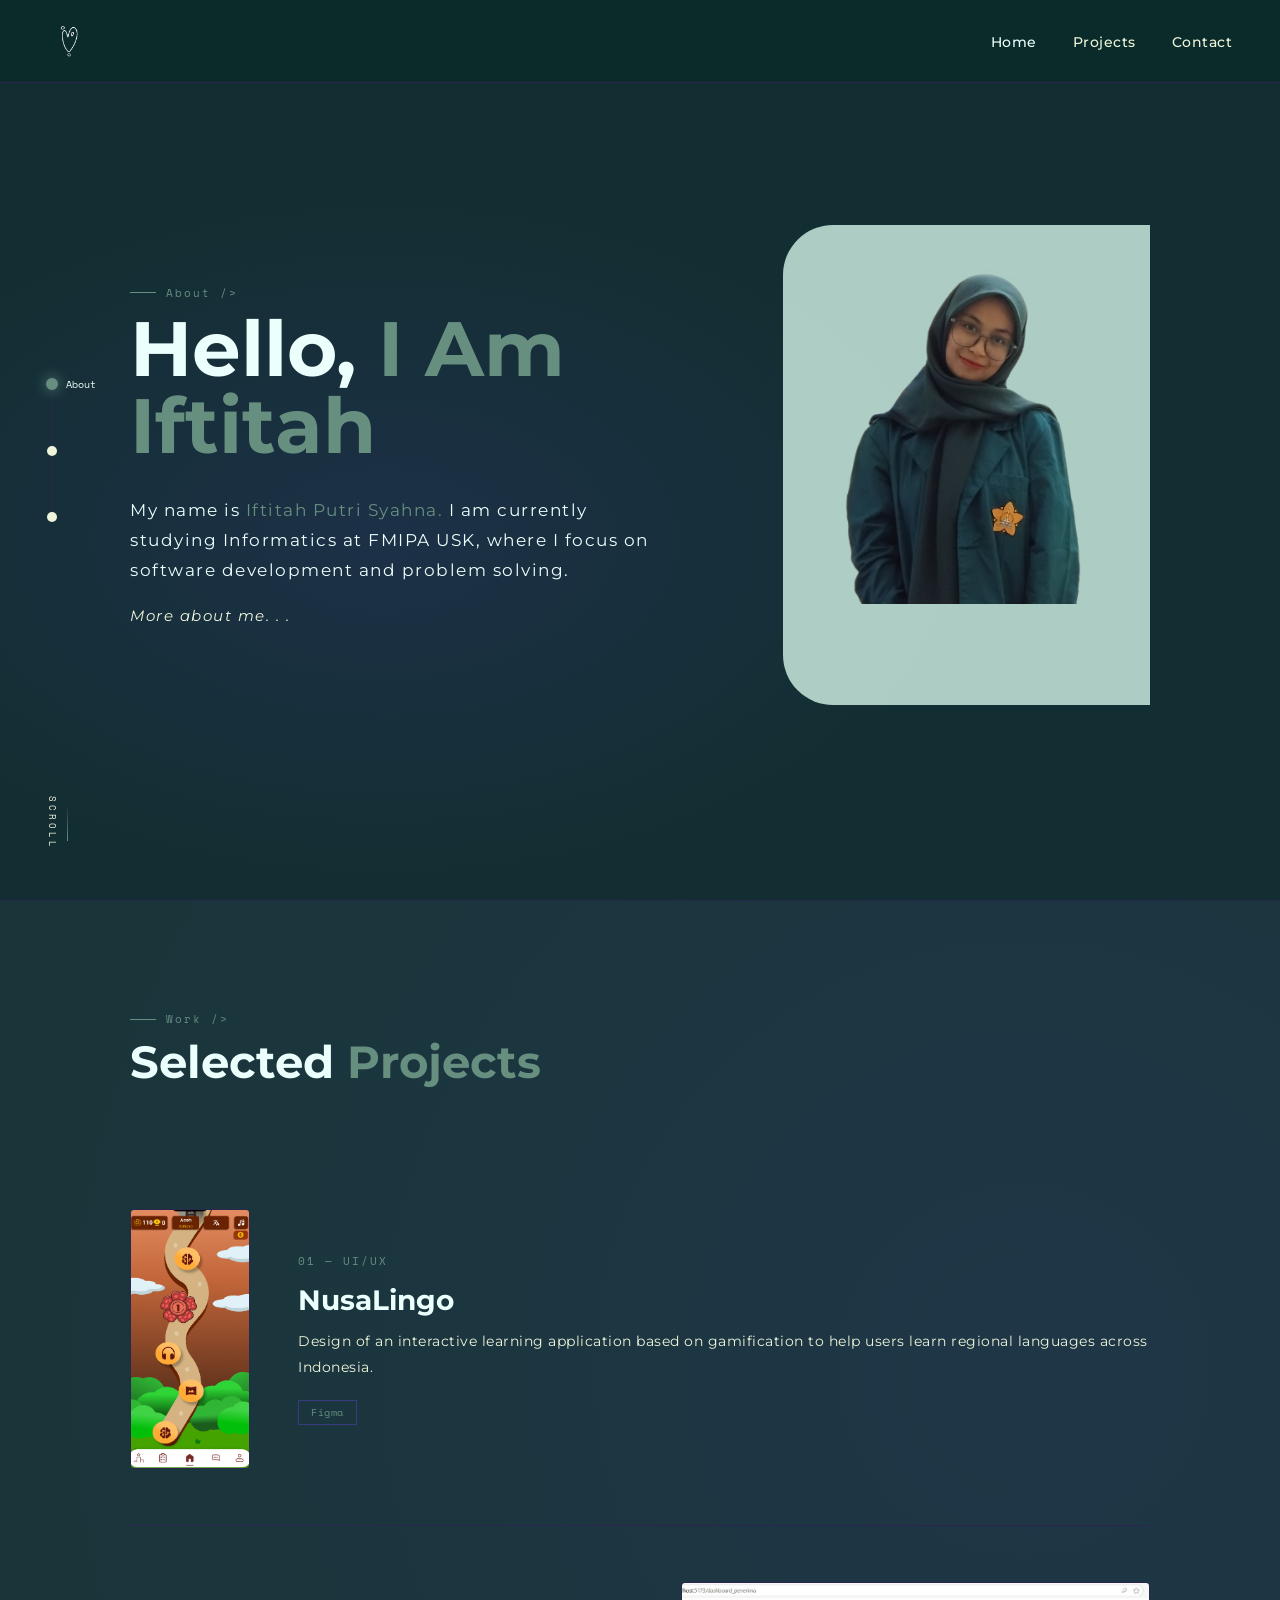
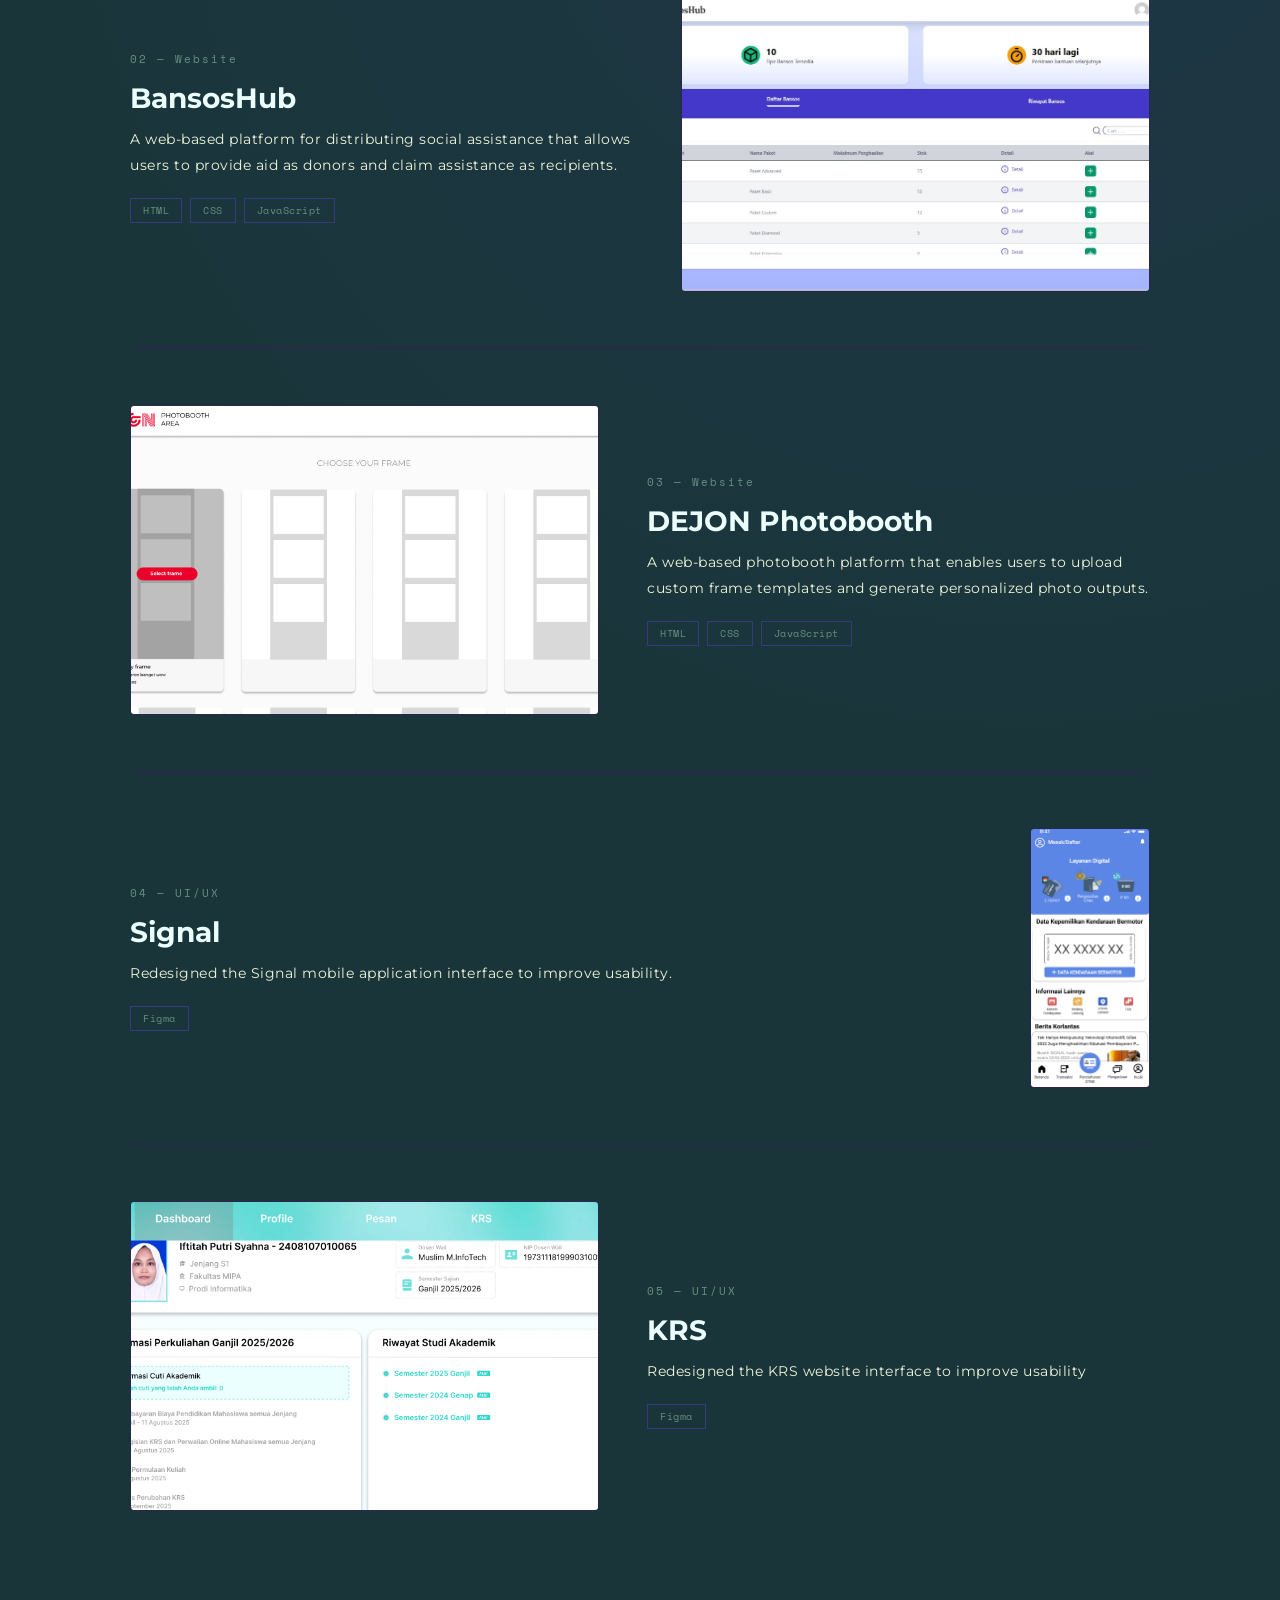
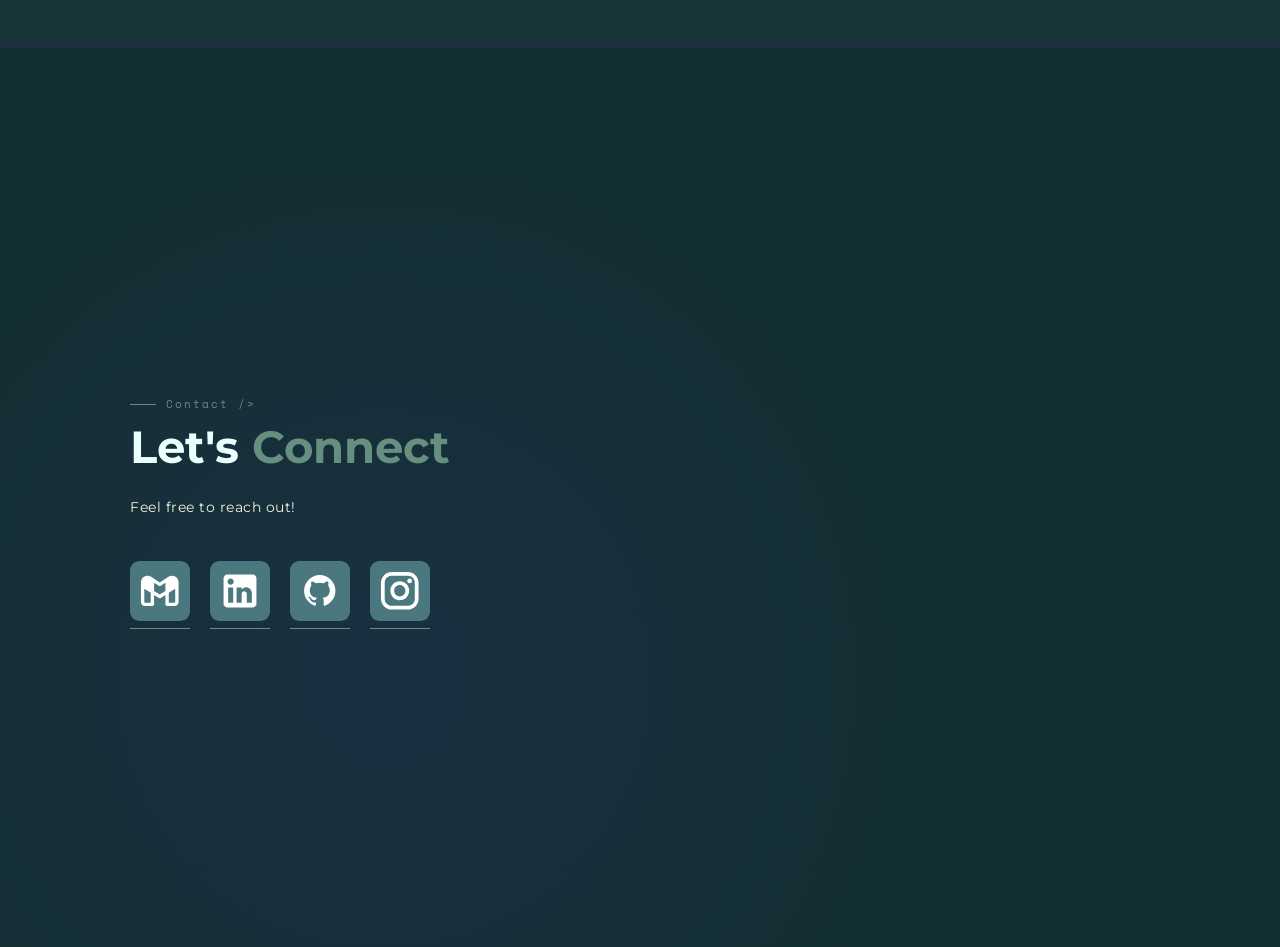
<file: index.html>
<!DOCTYPE html>
<html lang="en">
<head>
  <meta charset="UTF-8">
  <meta name="viewport" content="width=device-width, initial-scale=1.0">
  <title>Iftitah Portfolio</title>
  <link href= "styles.css" rel="stylesheet">
  <link href="https://fonts.googleapis.com/css2?family=Montserrat:ital,wght@0,400;0,500;0,700;1,400&family=Playfair+Display:ital@1&family=Space+Mono:wght@400;700&display=swap" rel="stylesheet">

</head>
<body>

<!-- NAVBAR -->
<nav class="navbar">
  <div class="logo">
    <!-- ganti src ke assets/logo.png kamu -->
    <img src="assets/logo.png" onerror="this.style.display='none'; this.nextElementSibling.style.display='block'" alt="logo">
    <span style="display:none; color:#EBFFFC; font-family:'Space Mono',monospace; font-size:16px; font-weight:700;">&lt;IF/&gt;</span>
  </div>
  <ul class="nav-links">
    <li><a href="#home">Home</a></li>
    <li><a href="#projects">Projects</a></li>
    <li><a href="#contact">Contact</a></li>
  </ul>
</nav>

<!-- SIDE SCROLL NAV -->
<nav class="side-nav" id="sideNav"></nav>
<div class="scroll-hint">SCROLL</div>

<!-- ── HOME / ABOUT ── -->
<section id="home">
  <div class="text-side">
    <div class="section-tag reveal">About /&gt;</div>
    <div class="bio reveal">
      <span class="white">Hello, </span>
      <span class="purple">I Am<br>Iftitah</span>
    </div>
    <p class="intro-p reveal">
      My name is <span class="purple">Iftitah Putri Syahna.</span> I am currently studying
      Informatics at FMIPA USK, where I focus on software
      development and problem solving.
    </p>
    <p class="intro-p reveal" style="color: var(--muted); font-style: italic; font-size:15px;">
      More about me. . .
    </p>
  </div>

  <div class="photo-wrapper reveal">
    <div class="rectangle"></div>
    <img src="assets/me.png" class="photo"
         onerror="this.style.display='none'; this.nextElementSibling.style.display='flex'"
         alt="Iftitah Photo">
    <div class="photo-placeholder" style="display:none;">your photo here</div>
  </div>
</section>

<!-- ── PROJECTS ── -->
<section id="projects">
  <div class="section-tag reveal">Work /&gt;</div>
  <h2 class="reveal">Selected <span class="accent">Projects</span></h2>

  <div class="project-list">

    <div class="project left">
      <img src="assets/nl2.png" alt="Project 01" style="width:120px;"
           onerror="this.style.display='none'; this.nextElementSibling.style.display='flex'">
      <div class="img-placeholder" style="display:none;">NusaLingo Preview</div>
      <div class="project-content">
        <div class="project-num">01 — UI/UX</div>
        <h3>NusaLingo</h3>
        <p>Design of an interactive learning application based on gamification to help users learn regional languages across Indonesia.</p>
        <div class="project-tags">
          <span class="tag">Figma</span>
        </div>
      </div>
    </div>

    <div class="project right" style="transition-delay:.1s">
      <img src="assets/bansoshub2.jpg" alt="Project 02" style="height:310px;"
           onerror="this.style.display='none'; this.nextElementSibling.style.display='flex'">
      <div class="img-placeholder" style="display:none;">BansosHub Preview</div>
      <div class="project-content">
        <div class="project-num">02 — Website</div>
        <h3>BansosHub</h3>
        <p>A web-based platform for distributing social assistance that allows users to provide aid as donors and claim assistance as recipients.</p>
        <div class="project-tags">
          <span class="tag">HTML</span><span class="tag">CSS</span><span class="tag">JavaScript</span>
        </div>
      </div>
    </div>

    <div class="project left" style="transition-delay:.15s">
      <img src="assets/pb.png" alt="Project 03" style="height:310px;"
           onerror="this.style.display='none'; this.nextElementSibling.style.display='flex'">
      <div class="img-placeholder" style="display:none;">DEJON Pb Preview</div>
      <div class="project-content">
        <div class="project-num">03 — Website</div>
        <h3>DEJON Photobooth</h3>
        <p>A web-based photobooth platform that enables users to upload custom frame templates and generate personalized photo outputs.</p>
        <div class="project-tags">
          <span class="tag">HTML</span><span class="tag">CSS</span><span class="tag">JavaScript</span>
        </div>
      </div>
    </div>

    <div class="project right" style="transition-delay:.2s">
      <img src="assets/signal 1.png" alt="Project 04" style="width:120px;"
           onerror="this.style.display='none'; this.nextElementSibling.style.display='flex'">
      <div class="img-placeholder" style="display:none;">Signal Preview</div>
      <div class="project-content">
        <div class="project-num">04 — UI/UX</div>
        <h3>Signal</h3>
        <p>Redesigned the Signal mobile application interface to improve usability.</p>
        <div class="project-tags">
          <span class="tag">Figma</span>
        </div>
      </div>
    </div>

    <div class="project left" style="transition-delay:.25s">
      <img src="assets/krs.png" alt="KRS" style="height:310px;"
           onerror="this.style.display='none'; this.nextElementSibling.style.display='flex'">
      <div class="img-placeholder" style="display:none;">KRS Preview</div>
      <div class="project-content">
        <div class="project-num">05 — UI/UX</div>
        <h3>KRS</h3>
        <p>Redesigned the KRS website interface to improve usability</p>
        <div class="project-tags">
          <span class="tag">Figma</span>
        </div>
      </div>
    </div>

  </div>
</section>

<!-- ── CONTACT ── -->
<section id="contact">
  <div class="contact-inner">
    <div class="section-tag reveal">Contact /&gt;</div>
    <h2 class="reveal">Let's <span class="accent">Connect</span></h2>
    <p class="reveal">
      Feel free to reach out!
    </p>
    <div class="contact-links reveal">
      <a href="mailto:iftitah@email.com" class="contact-link">
      <img src="assets/gmail.svg" width="60"> 
      </a>
      <a href="#" class="contact-link">
      <img src="assets/linkedin.svg" width="60"> 
      </a>
      <a href="#" class="contact-link">
      <img src="assets/github.svg" width="60"> 
      </a>
      <a href="#" class="contact-link">
      <img src="assets/instagram.svg" width="60"> 
      </a>
    </div>
  </div>
</section>
<script src="script.js"></script>
</body>
</html>
</file>
<file: styles.css>
*, *::before, *::after { margin: 0; padding: 0; box-sizing: border-box; }

    :root {
      --bg: #132E32;
      --surface: #193539;
      --accent: #668F80;
      --accent2: #C8E9DF;
      --teal: #1A413C;
      --text: #EBFFFC;
      --muted: #EEF5DB;
      --line-col: #2a2650;
      --nav-x: 52px;
    }

    html { scroll-behavior: smooth; }

    body {
      background: var(--bg);
      color: var(--text);
      font-family: 'Montserrat', sans-serif;
      overflow-x: hidden;
    }

    /* ── NAVBAR ── */
    .navbar {
      position: fixed; top: 0; left: 0; right: 0; z-index: 100;
      display: flex; justify-content: space-between; align-items: center;
      padding: 18px 48px;
      background: rgba(11, 44, 42, 0.92);
      backdrop-filter: blur(6px);
      border-bottom: 1px solid var(--line-col);
    }
    .logo img { width: 46px; display: block; }
    .nav-links { list-style: none; display: flex; gap: 36px; }
    .nav-links a {
      text-decoration: none; color: var(--muted);
      font-size: 14px; font-weight: 500; letter-spacing: .5px;
      transition: color .2s;
    }
    .nav-links a:hover,
    .nav-links a.active { color: var(--text); }

    /* ── SIDE SCROLL NAV ── */
    .side-nav {
      position: fixed;
      left: var(--nav-x);
      top: 50%;
      transform: translateX(-50%) translateY(-50%);
      z-index: 99;
      display: flex;
      flex-direction: column;
      align-items: center;
    }

    .side-nav-item {
      display: flex;
      flex-direction: column;
      align-items: center;
      cursor: pointer;
      position: relative;
    }

    .side-nav-item .dot {
      width: 10px; height: 10px;
      border-radius: 50%;
      background: var(--muted);
      border: 2px solid transparent;
      transition: all .3s ease;
      position: relative;
      z-index: 2;
    }

    .side-nav-item .dot-label {
      position: absolute;
      left: 18px;
      top: 50%; transform: translateY(-50%) translateX(-4px);
      font-family: 'Space Mono', monospace;
      font-size: 10px;
      color: var(--muted);
      white-space: nowrap;
      opacity: 0;
      transition: all .25s ease;
      pointer-events: none;
    }

    .side-nav-item:hover .dot-label,
    .side-nav-item.active .dot-label {
      opacity: 1; transform: translateY(-50%) translateX(0);
      color: var(--text);
    }

    .side-nav-item.active .dot {
      background: var(--accent);
      border-color: var(--accent);
      box-shadow: 0 0 14px var(--accent);
      width: 12px; height: 12px;
    }

    .side-nav-line {
      width: 1px; height: 56px;
      background: var(--line-col);
      position: relative; overflow: hidden;
    }
    .side-nav-line::after {
      content: '';
      position: absolute; top: -100%; left: 0;
      width: 100%; height: 100%;
      background: linear-gradient(to bottom, transparent, var(--accent), transparent);
      animation: lineTravel 2.5s ease-in-out infinite;
    }
    @keyframes lineTravel { 0%{top:-100%} 100%{top:200%} }

    .scroll-hint {
      position: fixed;
      left: calc(var(--nav-x) - 6px);
      bottom: 50px; z-index: 99;
      display: flex; flex-direction: column; align-items: center; gap: 8px;
      color: var(--muted);
      font-family: 'Space Mono', monospace;
      font-size: 9px; letter-spacing: 3px;
      writing-mode: vertical-rl;
    }
    .scroll-hint::before {
      content: '';
      display: block; width: 1px; height: 36px;
      background: linear-gradient(to bottom, transparent, var(--accent));
    }

    /* ── SECTIONS ── */
    section {
      min-height: 100vh;
      padding: 110px 130px 80px;
      position: relative;
    }
    section + section { border-top: 1px solid var(--line-col); }

    /* ── HOME / ABOUT ── */
    #home {
      display: flex;
      align-items: center;
      justify-content: space-between;
      gap: 40px;
      background:
        radial-gradient(ellipse 70% 60% at 30% 60%, rgba(108,71,255,.1) 0%, transparent 65%),
        var(--bg);
    }

    .text-side { flex: 1; max-width: 52%; }

    .bio {
      font-size: clamp(52px, 6vw, 94px);
      font-weight: 700;
      line-height: 1.0;
      margin-bottom: 32px;
      margin-top: 10px;
    }
    .bio .white { color: var(--text); }
    .bio .purple { color: var(--accent); }

    .intro-p {
      color: var(--text);
      letter-spacing: 1.5px;
      font-size: clamp(14px, 1.3vw, 18px);
      font-weight: 400;
      line-height: 1.8;
      margin-bottom: 16px;
    }
    .intro-p .purple { color: var(--accent); }

    .section-tag {
      font-family: 'Space Mono', monospace;
      font-size: 11px;
      color: var(--accent);
      letter-spacing: 2px;
      margin-bottom: 8px;
      display: flex; align-items: center; gap: 10px;
    }
    .section-tag::before {
      content: '';
      display: block; width: 26px; height: 1px;
      background: var(--accent);
    }

    /* photo wrapper */
    .photo-wrapper {
      flex: 0 0 36%;
      position: relative;
      height: 480px;
    }
    .rectangle {
      position: absolute; left: 0; top: 0;
      width: 100%; height: 100%;
      background: var(--accent2);
      border-radius: 50px 0 0 50px;
      z-index: 1;
      opacity: .85;
    }
    .photo-wrapper img.photo {
      position: absolute;
      right: 6%; top: 5%;
      width: 85%;
      z-index: 2;
      object-fit: cover;
      border-radius: 4px;
    }
    /* placeholder if no image */
    .photo-wrapper .photo-placeholder {
      position: absolute;
      right: 6%; top: 5%;
      width: 85%; height: 88%;
      z-index: 2;
      background: linear-gradient(135deg, #1f1a4d 0%, #2d2660 100%);
      border-radius: 4px;
      display: flex; align-items: center; justify-content: center;
      color: var(--muted);
      font-family: 'Space Mono', monospace;
      font-size: 12px;
      letter-spacing: 1px;
    }

    /* ── PROJECTS ── */
    #projects {
      background: var(--surface);
      background-image: radial-gradient(circle at 80% 20%, rgba(108,71,255,.07) 0%, transparent 50%);
    }

    #projects h2 {
      font-size: clamp(28px, 3.5vw, 48px);
      font-weight: 700;
      margin-bottom: 64px;
      color: var(--text);
    }
    #projects h2 .accent { color: var(--accent); }

    .project-list { display: flex; flex-direction: column; gap: 0; }

    .project {
      display: flex;
      align-items: center;
      gap: 48px;
      padding: 56px 0;
      border-bottom: 1px solid var(--line-col);
      opacity: 0;
      transform: translateY(32px);
      transition: opacity .7s ease, transform .7s ease;
    }
    .project.visible { opacity: 1; transform: translateY(0); }
    .project:last-child { border-bottom: none; }

    .project.right { flex-direction: row-reverse; }

    .project img {
      width: 46%;
      height: 260px;
      object-fit: cover;
      border-radius: 4px;
      border: 1px solid var(--line-col);
      flex-shrink: 0;
      background: #1a1640;
    }

    /* placeholder for project images */
    .project .img-placeholder {
      width: 46%;
      height: 260px;
      flex-shrink: 0;
      background: linear-gradient(135deg, #1a1640 0%, #221d55 100%);
      border: 1px solid var(--line-col);
      border-radius: 4px;
      display: flex; align-items: center; justify-content: center;
      color: var(--muted);
      font-family: 'Space Mono', monospace;
      font-size: 11px;
      letter-spacing: 1px;
      position: relative;
      overflow: hidden;
    }
    .project .img-placeholder::after {
      content: '';
      position: absolute; top: 0; left: 0; right: 0; height: 2px;
      background: linear-gradient(to right, var(--accent), #ff47a3);
    }

    .project-content { flex: 1; }
    .project-num {
      font-family: 'Space Mono', monospace;
      font-size: 11px;
      color: var(--accent);
      letter-spacing: 2px;
      margin-bottom: 14px;
    }
    .project-content h3 {
      color: var(--text);
      font-size: clamp(20px, 2.2vw, 28px);
      font-weight: 700;
      margin-bottom: 12px;
    }
    .project-content p {
      color: var(--muted);
      font-size: 14px;
      letter-spacing: .5px;
      line-height: 1.8;
      margin-bottom: 20px;
    }
    .project-tags { display: flex; flex-wrap: wrap; gap: 8px; }
    .tag {
      font-family: 'Space Mono', monospace;
      font-size: 10px;
      color: var(--accent);
      border: 1px solid rgba(108,71,255,.35);
      padding: 4px 12px;
      letter-spacing: .5px;
    }

    /* ── CONTACT ── */
    #contact {
      background: var(--bg);
      background-image: radial-gradient(circle at 30% 70%, rgba(108,71,255,.08) 0%, transparent 50%);
      display: flex;
      align-items: center;
    }

    .contact-inner { max-width: 620px; }
    .contact-inner h2 {
      font-size: clamp(28px, 3.5vw, 48px);
      font-weight: 700;
      margin-bottom: 20px;
    }
    .contact-inner h2 .accent { color: var(--accent); }
    .contact-inner > p {
      color: var(--muted);
      font-size: 14px;
      line-height: 1.9;
      letter-spacing: .5px;
      margin-bottom: 40px;
    }
    .contact-links { display: flex; gap: 20px; flex-wrap: wrap; }
    .contact-link {
      font-family: 'Space Mono', monospace;
      font-size: 13px;
      color: var(--text);
      text-decoration: none;
      border-bottom: 1px solid var(--accent);
      padding-bottom: 2px;
      transition: color .2s;
    }
    .contact-link:hover { color: var(--accent); }

    /* ── REVEAL ── */
    .reveal {
      opacity: 0; transform: translateY(24px);
      transition: opacity .65s ease, transform .65s ease;
    }
    .reveal.visible { opacity: 1; transform: translateY(0); }

    @media (max-width: 900px) {
      :root { --nav-x: 26px; }
      section { padding: 90px 80px 60px; }
      #home { flex-direction: column; padding-top: 120px; align-items: flex-start; }
      .text-side { max-width: 100%; }
      .photo-wrapper { width: 80%; height: 360px; align-self: center; flex: none; }
      .project, .project.right { flex-direction: column; }
      .project img, .project .img-placeholder { width: 100%; }
    }
</file>
